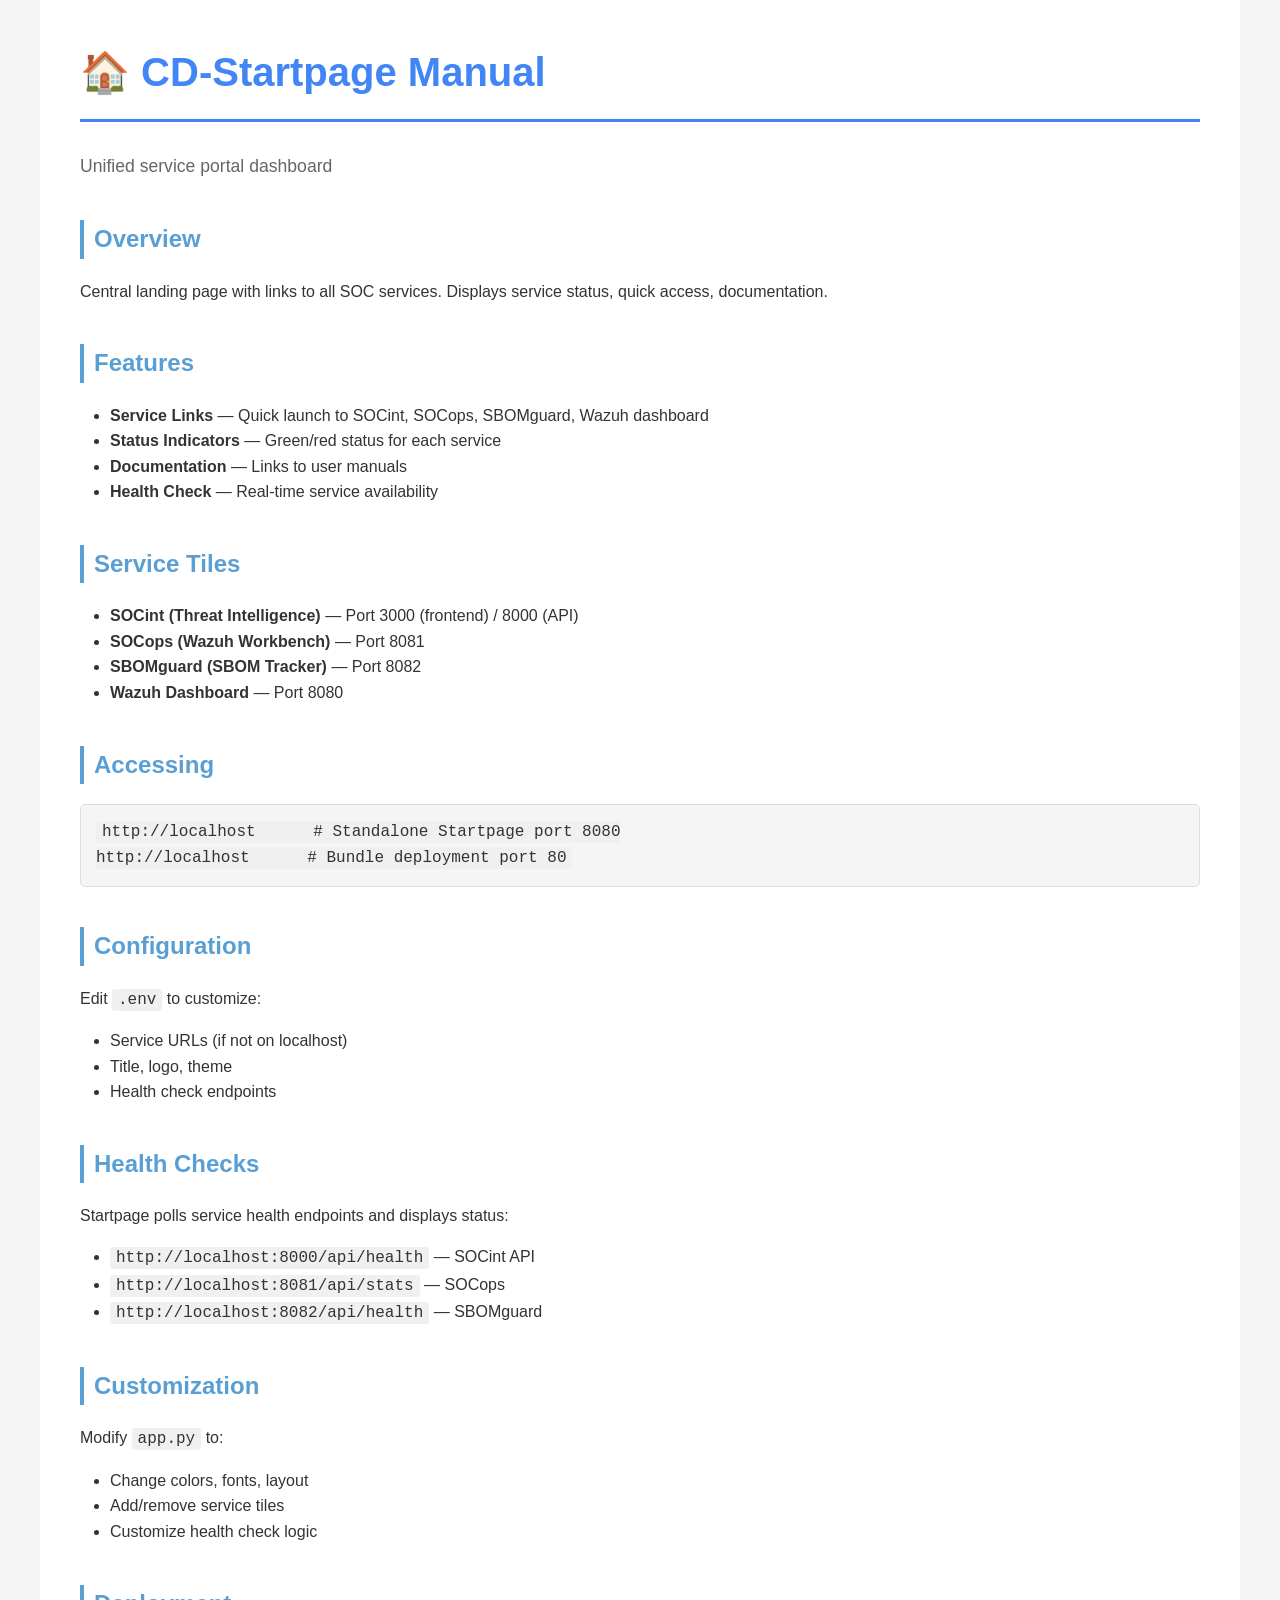
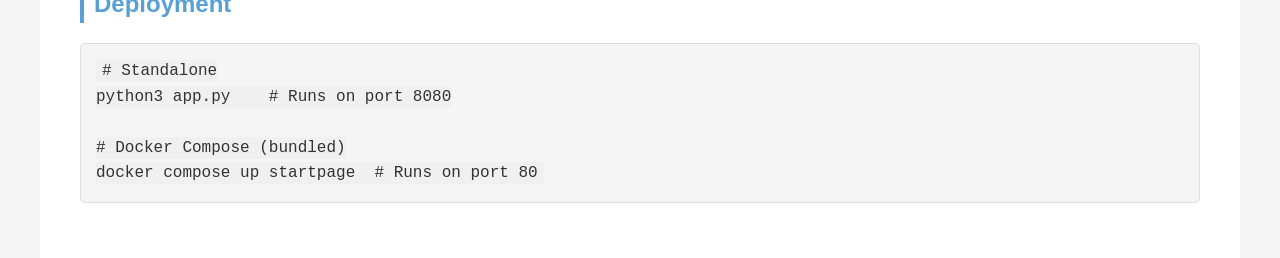
<file: STARTPAGE_MANUAL.html>
<!DOCTYPE html>
<html lang="en">
<head>
    <meta charset="UTF-8">
    <meta name="viewport" content="width=device-width, initial-scale=1.0">
    <title>CD-Startpage Manual</title>
    <style>
        * { margin: 0; padding: 0; box-sizing: border-box; }
        body { font-family: 'Segoe UI', Tahoma, Geneva, Verdana, sans-serif; line-height: 1.6; color: #333; background: #f5f5f5; }
        .container { max-width: 1200px; margin: 0 auto; background: white; padding: 40px; }
        h1 { color: #4285f4; border-bottom: 3px solid #4285f4; padding-bottom: 15px; margin-bottom: 30px; font-size: 2.5em; }
        h2 { color: #5a9fd4; margin-top: 40px; margin-bottom: 20px; padding-left: 10px; border-left: 4px solid #5a9fd4; }
        p { margin-bottom: 15px; }
        ul { margin-left: 30px; margin-bottom: 15px; }
        code { background: #f0f0f0; padding: 2px 6px; border-radius: 3px; font-family: 'Courier New', monospace; }
        pre { background: #f5f5f5; border: 1px solid #ddd; border-radius: 5px; padding: 15px; overflow-x: auto; margin-bottom: 15px; }
    </style>
</head>
<body>
<div class="container">

<h1>🏠 CD-Startpage Manual</h1>
<p style="font-size: 1.1em; color: #666; margin-bottom: 30px;">Unified service portal dashboard</p>

<h2>Overview</h2>
<p>Central landing page with links to all SOC services. Displays service status, quick access, documentation.</p>

<h2>Features</h2>
<ul>
    <li><strong>Service Links</strong> — Quick launch to SOCint, SOCops, SBOMguard, Wazuh dashboard</li>
    <li><strong>Status Indicators</strong> — Green/red status for each service</li>
    <li><strong>Documentation</strong> — Links to user manuals</li>
    <li><strong>Health Check</strong> — Real-time service availability</li>
</ul>

<h2>Service Tiles</h2>
<ul>
    <li><strong>SOCint (Threat Intelligence)</strong> — Port 3000 (frontend) / 8000 (API)</li>
    <li><strong>SOCops (Wazuh Workbench)</strong> — Port 8081</li>
    <li><strong>SBOMguard (SBOM Tracker)</strong> — Port 8082</li>
    <li><strong>Wazuh Dashboard</strong> — Port 8080</li>
</ul>

<h2>Accessing</h2>
<pre><code>http://localhost      # Standalone Startpage port 8080
http://localhost      # Bundle deployment port 80</code></pre>

<h2>Configuration</h2>
<p>Edit <code>.env</code> to customize:</p>
<ul>
    <li>Service URLs (if not on localhost)</li>
    <li>Title, logo, theme</li>
    <li>Health check endpoints</li>
</ul>

<h2>Health Checks</h2>
<p>Startpage polls service health endpoints and displays status:</p>
<ul>
    <li><code>http://localhost:8000/api/health</code> — SOCint API</li>
    <li><code>http://localhost:8081/api/stats</code> — SOCops</li>
    <li><code>http://localhost:8082/api/health</code> — SBOMguard</li>
</ul>

<h2>Customization</h2>
<p>Modify <code>app.py</code> to:</p>
<ul>
    <li>Change colors, fonts, layout</li>
    <li>Add/remove service tiles</li>
    <li>Customize health check logic</li>
</ul>

<h2>Deployment</h2>
<pre><code># Standalone
python3 app.py    # Runs on port 8080

# Docker Compose (bundled)
docker compose up startpage  # Runs on port 80</code></pre>

</div>
</body>
</html>
</file>
